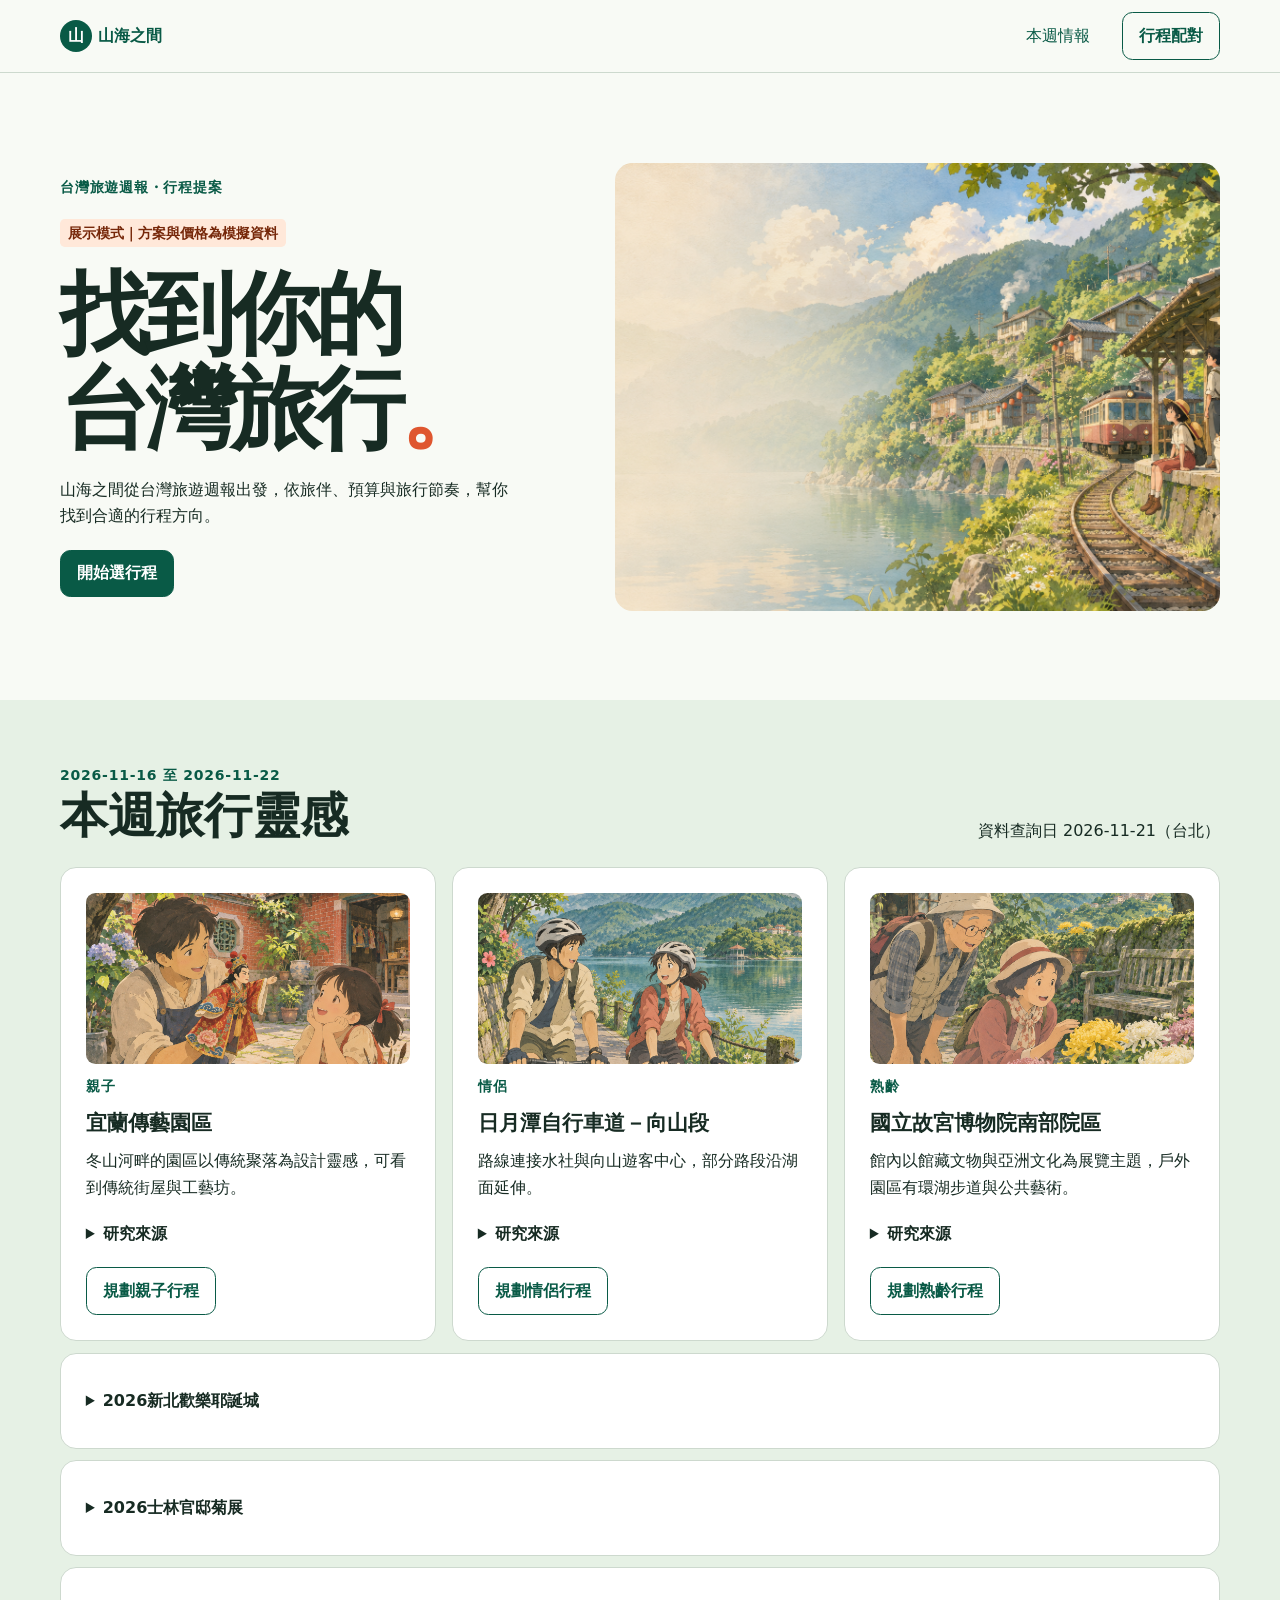
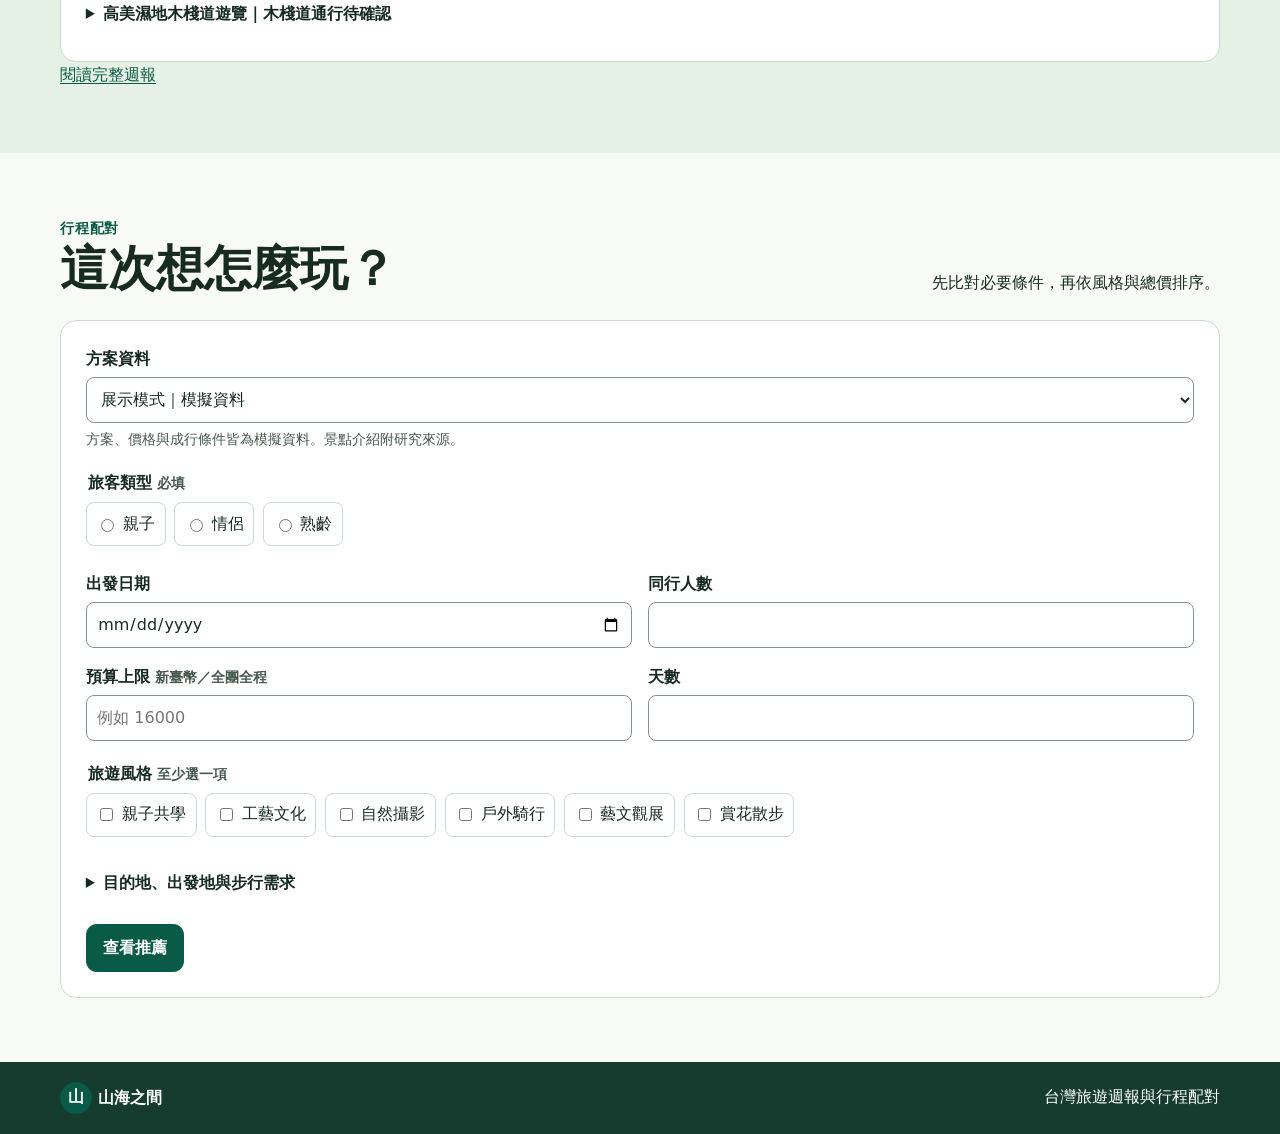
<file: index.html>
<!doctype html>
<html lang="zh-Hant-TW">
<head>
  <meta charset="utf-8">
  <meta name="viewport" content="width=device-width, initial-scale=1">
  <meta name="description" content="從台灣旅遊週報找靈感，依旅伴、預算與風格配對行程。">
  <title>山海之間｜台灣行程提案</title>
  <link rel="stylesheet" href="website/style.css">
  <!-- 離線快照。更新原始 JSON 時請同步更新下列兩份快照。 -->
  <script type="application/json" id="offline-research">{"schemaVersion":1,"checkedOn":"2026-11-21","timeZone":"Asia/Taipei","statusDefinitions":{"已驗證":"官方公開來源支持景點或活動事實及適用的日期。","待確認":"關鍵遊覽條件仍須核對，詳見 visitNotes。","模擬資料":"僅供測試，不得作為真實旅遊情報發布。"},"records":[{"id":"taipei-zoo","name":"臺北市立動物園","type":"景點","status":"已驗證","region":{"city":"臺北市","district":"文山區"},"features":"園區有動物展示與野餐空間。","audiences":["親子"],"audienceFit":{"親子":"可挑選孩子感興趣的動物展區觀察，在景點之間安排休息。"},"activityDates":{"status":"不適用","start":null,"end":null},"sources":[{"name":"交通部觀光署／臺灣觀光資訊網","url":"https://www.taiwan.net.tw/m1.aspx?id=230&sNo=0001016","accessedOn":"2026-11-21","supports":"地區、動物展示與野餐空間"}],"checkedOn":"2026-11-21","visitNotes":"依同行兒童的步行耐力選擇展區，出發前查園方公告。"},{"id":"yilan-traditional-arts","name":"宜蘭傳藝園區","type":"景點","status":"已驗證","region":{"city":"宜蘭縣","district":"五結鄉"},"features":"冬山河畔的園區以傳統聚落為設計靈感，可看到傳統街屋與工藝坊。","audiences":["親子","熟齡"],"audienceFit":{"親子":"可從布袋戲偶等工藝認識傳統文化。","熟齡":"可按步行負荷挑選街區，安排懷舊工藝主題。"},"activityDates":{"status":"不適用","start":null,"end":null},"sources":[{"name":"宜蘭縣政府／觀光多媒體開放資料","url":"https://media.taiwan.net.tw/zh-tw/portal/travel/details/attraction_376420000a_000231","accessedOn":"2026-11-21","supports":"地區、河畔位置、聚落與工藝特色","sourceRecordId":"Attraction_376420000A_000231"}],"checkedOn":"2026-11-21","visitNotes":"若提案包含工藝體驗或演出，另查當日場次與參加條件。"},{"id":"nantou-xiangshan-cycling","name":"日月潭自行車道－向山段","type":"景點","status":"已驗證","region":{"city":"南投縣","district":"魚池鄉"},"features":"路線連接水社與向山遊客中心，部分路段沿湖面延伸。","audiences":["情侶"],"audienceFit":{"情侶":"可將湖景騎行與攝影排成同一段行程。"},"activityDates":{"status":"不適用","start":null,"end":null},"sources":[{"name":"交通部觀光署日月潭國家風景區管理處／觀光多媒體開放資料","url":"https://media.taiwan.net.tw/zh-tw/portal/travel/details/attraction_a15010600h_000018","accessedOn":"2026-11-21","supports":"地區、路線起訖及臨水路段","sourceRecordId":"Attraction_A15010600H_000018"}],"checkedOn":"2026-11-21","visitNotes":"依騎乘能力規劃路段，出發前確認天候與封閉公告。"},{"id":"taichung-gaomei-boardwalk","name":"高美濕地木棧道遊覽","type":"景點","status":"待確認","region":{"city":"臺中市","district":"清水區"},"features":"高美濕地位於大甲溪口南側，是可觀察鳥類與河口生態的地點。","audiences":["情侶","親子"],"audienceFit":{"情侶":"可規劃賞景與攝影，實際動線視木棧道公告。","親子":"可安排賞鳥與河口生態觀察，先確認天候與通行範圍。"},"activityDates":{"status":"不適用","start":null,"end":null},"sources":[{"name":"臺中市政府觀光旅遊局／觀光多媒體開放資料","url":"https://media.taiwan.net.tw/zh-tw/portal/travel/details/attraction_387000000a_000054","accessedOn":"2026-11-21","supports":"地區、河口生態與賞鳥特色","sourceRecordId":"Attraction_387000000A_000054"},{"name":"臺中市海岸資源漁業發展所／木棧道開放時間","url":"https://www.links.taichung.gov.tw/837108/2758517/2758920/2768069","accessedOn":"2026-11-21","supports":"木棧道開放會依潮汐、天候及工程調整"}],"checkedOn":"2026-11-21","visitNotes":"木棧道是否可走須等旅客確定到訪日，再查管理機關及現場公告。"},{"id":"chiayi-npm-south","name":"國立故宮博物院南部院區","type":"景點","status":"已驗證","region":{"city":"嘉義縣","district":"太保市"},"features":"館內以館藏文物與亞洲文化為展覽主題，戶外園區有環湖步道與公共藝術。","audiences":["熟齡","親子"],"audienceFit":{"熟齡":"可把館內觀展排為主行程，依體力決定是否走戶外步道。","親子":"可先選定一項展覽主題，再視孩子體力安排戶外活動。"},"activityDates":{"status":"不適用","start":null,"end":null},"sources":[{"name":"交通部觀光署雲嘉南濱海國家風景區管理處／觀光多媒體開放資料","url":"https://media.taiwan.net.tw/en-us/portal/travel/details/attraction_a15011100h_000490","accessedOn":"2026-11-21","supports":"地區與場館名稱","sourceRecordId":"Attraction_A15011100H_000490"},{"name":"交通部觀光署／臺灣觀光資訊網","url":"https://www.taiwan.net.tw/m1.aspx?id=a12-00234&sNo=0001016","accessedOn":"2026-11-21","supports":"館藏展覽、環湖步道及公共藝術"}],"checkedOn":"2026-11-21","visitNotes":"出發前查當期展覽與參觀動線。有行動需求時另確認可用設施。"},{"id":"tainan-chimei-museum","name":"奇美博物館","type":"景點","status":"已驗證","region":{"city":"臺南市","district":"仁德區"},"features":"館藏涵蓋西洋藝術、樂器與自然史，場館位於臺南都會公園。","audiences":["熟齡","情侶"],"audienceFit":{"熟齡":"可依興趣挑選館內展區，將戶外活動留作彈性安排。","情侶":"可將館內藝術展覽與戶外景觀搭配。"},"activityDates":{"status":"不適用","start":null,"end":null},"sources":[{"name":"交通部觀光署／臺灣觀光資訊網","url":"https://www.taiwan.net.tw/m1.aspx?id=2574&sNo=0001016","accessedOn":"2026-11-21","supports":"地區、館藏主題與園區位置"}],"checkedOn":"2026-11-21","visitNotes":"出發前查當期展覽、館方公告與所需的友善設施。"},{"id":"newtaipei-shifen-waterfall","name":"十分瀑布","type":"景點","status":"已驗證","region":{"city":"新北市","district":"平溪區"},"features":"十分瀑布是幕簾式瀑布，位於十分風景特定區。","audiences":["情侶"],"audienceFit":{"情侶":"適合以瀑布觀景與自然攝影為主的短訪。"},"activityDates":{"status":"不適用","start":null,"end":null},"sources":[{"name":"交通部觀光署／臺灣觀光資訊網","url":"https://www.taiwan.net.tw/m1.aspx?id=2188&sNo=0001016","accessedOn":"2026-11-21","supports":"地區與瀑布地形"}],"checkedOn":"2026-11-21","visitNotes":"出發前核對步道開放情況與同行者可接受的步行負荷。"},{"id":"hualien-qixingtan","name":"七星潭海岸風景特定區","type":"景點","status":"已驗證","region":{"city":"花蓮縣","district":"新城鄉"},"features":"弧形海灣與礫石灘可作為觀察沿海地貌的主題。","audiences":["情侶","熟齡"],"audienceFit":{"情侶":"可安排海景攝影。","熟齡":"可依個人步行負荷選擇岸上觀景點。"},"activityDates":{"status":"不適用","start":null,"end":null},"sources":[{"name":"花蓮縣政府／觀光多媒體開放資料","url":"https://media.taiwan.net.tw/zh-tw/portal/travel/details/attraction_376550000a_001190","accessedOn":"2026-11-21","supports":"地區、海灣與礫石灘","sourceRecordId":"Attraction_376550000A_001190"}],"checkedOn":"2026-11-21","visitNotes":"出發前查天候與沿岸警示，行程安排以岸上觀景為主。"},{"id":"newtaipei-christmasland-2026","name":"2026新北歡樂耶誕城","type":"活動","status":"已驗證","region":{"city":"新北市","district":"板橋區"},"features":"板橋設有主燈區，活動包括節慶燈飾與燈光展演。","audiences":["親子","情侶"],"audienceFit":{"親子":"可挑一個主題燈區安排短程賞燈。","情侶":"可規劃夜間賞燈與合照。"},"activityDates":{"status":"已驗證","start":"2026-11-13","end":"2026-12-27"},"sources":[{"name":"新北市政府觀光旅遊局／新北市觀光旅遊網","url":"https://newtaipei.travel/zh-tw/calendar/detail/4068","accessedOn":"2026-11-21","supports":"地區、整體活動起訖及燈飾特色"},{"name":"新北歡樂耶誕城官方網站","url":"https://christmasland.ntpc.gov.tw/","accessedOn":"2026-11-21","supports":"主燈區與系列活動入口"}],"checkedOn":"2026-11-21","visitNotes":"整體活動期間依新北市觀光旅遊網。子活動與人潮管制另查官網。"},{"id":"taipei-shilin-chrysanthemums-2026","name":"2026士林官邸菊展","type":"活動","status":"已驗證","region":{"city":"臺北市","district":"士林區"},"features":"以「菊映方圓」為題，將幾何造型融入花藝與地景展區。","audiences":["熟齡","情侶"],"audienceFit":{"熟齡":"可安排賞花，依步行負荷挑選展區。","情侶":"可把花藝裝置作為散步與攝影主題。"},"activityDates":{"status":"已驗證","start":"2026-11-27","end":"2026-12-13"},"sources":[{"name":"臺北市政府工務局公園路燈工程管理處","url":"https://pkl.gov.taipei/News_Content.aspx?n=43E05059FCC72525&s=78C613717F657D3C&sms=72544237BBE4C5F6","accessedOn":"2026-11-21","supports":"活動地點、主題與展期"},{"name":"臺北市政府觀光傳播局／臺北旅遊網","url":"https://travel.taipei/zh-tw/news/details/68307","accessedOn":"2026-11-21","supports":"展期與幾何花藝特色"}],"checkedOn":"2026-11-21","visitNotes":"展期依公園處公告。若要參加開幕或延伸活動，另查各場次資訊。"}]}</script>
  <script type="application/json" id="offline-demo">{"simulationLabel":"模擬資料","validFrom":"2026-11-21","validTo":"2027-12-31","plans":[{"id":"demo-yilan","name":"宜蘭工藝慢遊","audience":"親子","styles":["親子共學","工藝文化"],"origin":"臺北市","minPeople":3,"maxPeople":4,"minPrice":13500,"maxPrice":16000,"walk":25,"facilities":[],"schedule":[["yilan-traditional-arts","從臺北市集合出發，安排傳統街屋與工藝主題導覽。"],[null,"早餐後安排自由休息，預留返程時間。"]],"included":"集合地往返及行程內交通、住宿一晚、早餐、行程門票與其他必要支出。","excluded":"自由時段自選餐飲、手作加購及集合前交通。"},{"id":"demo-nantou","name":"日月潭湖畔騎行","audience":"情侶","styles":["戶外騎行","自然攝影"],"origin":"臺中市","minPeople":2,"maxPeople":2,"minPrice":6200,"maxPrice":7800,"walk":20,"facilities":[],"schedule":[["nantou-xiangshan-cycling","從臺中市集合出發，規劃湖畔騎行、攝影停留及當日返程。"]],"included":"集合地往返及行程內交通、單車租借、午餐與其他必要支出。當日往返，無住宿安排。","excluded":"自由時段自選餐飲、升級車款及集合前交通。"},{"id":"demo-chiayi","name":"故宮南院觀展日","audience":"熟齡","styles":["藝文觀展"],"origin":"嘉義縣","minPeople":2,"maxPeople":4,"minPrice":4200,"maxPrice":6800,"walk":15,"facilities":[],"schedule":[["chiayi-npm-south","從嘉義縣集合出發，安排館內觀展、休息與回程。"]],"included":"集合地往返及行程內交通、午餐、行程門票與其他必要支出。當日往返，無住宿安排。","excluded":"自由時段自選餐飲、紀念品及集合前交通。"}]}</script>
  <script defer src="website/app.js"></script>
</head>
<body>
  <header class="masthead" id="top">
    <nav class="wrap nav" aria-label="主要導覽">
      <a class="brand" href="#top"><span aria-hidden="true">山</span> 山海之間</a>
      <a href="#weekly">本週情報</a>
      <a class="button outline" href="#planner">行程配對</a>
    </nav>
  </header>
  <main>
    <section class="wrap hero" aria-labelledby="headline">
      <div class="hero-copy">
        <p class="eyebrow">台灣旅遊週報・行程提案</p>
        <p id="demo-badge" class="badge">展示模式｜方案與價格為模擬資料</p>
        <h1 id="headline">找到你的<br>台灣旅行<span>。</span></h1>
        <p>山海之間從台灣旅遊週報出發，依旅伴、預算與旅行節奏，幫你找到合適的行程方向。</p>
        <a class="button" href="#planner">開始選行程</a>
      </div>
      <figure><img src="assets/ppt-watercolor-landscape.png" alt="台灣山海水彩風景插畫"></figure>
    </section>
    <section id="weekly" class="band" aria-labelledby="weekly-title">
      <div class="wrap section">
        <div class="section-head">
          <div><p class="eyebrow">2026-11-16 至 2026-11-22</p><h2 id="weekly-title">本週旅行靈感</h2></div>
          <p>資料查詢日 2026-11-21（台北）</p>
        </div>
        <div id="weekly-cards" class="tiles"></div>
        <div id="weekly-notes"></div>
      </div>
    </section>
    <section id="planner" class="wrap section" aria-labelledby="planner-title">
      <div class="section-head">
        <div><p class="eyebrow">行程配對</p><h2 id="planner-title">這次想怎麼玩？</h2></div>
        <p>先比對必要條件，再依風格與總價排序。</p>
      </div>
      <form id="preferences" class="panel" novalidate autocomplete="off">
        <div class="field">
          <label for="mode">方案資料</label>
          <select id="mode" name="mode"><option value="demo">展示模式｜模擬資料</option><option value="official">正式模式｜旅行社方案</option></select>
          <p class="hint" id="mode-note">方案、價格與成行條件皆為模擬資料。景點介紹附研究來源。</p>
        </div>
        <fieldset id="audience-field" aria-describedby="audience-error">
          <legend>旅客類型 <span>必填</span></legend>
          <div class="choices">
            <label><input type="radio" name="audience" value="親子" required> 親子</label>
            <label><input type="radio" name="audience" value="情侶"> 情侶</label>
            <label><input type="radio" name="audience" value="熟齡"> 熟齡</label>
          </div>
          <p id="audience-error" class="error"></p>
        </fieldset>
        <div class="fields">
          <div class="field"><label for="date">出發日期</label><input type="date" id="date" name="date" required aria-describedby="date-error"><p id="date-error" class="error"></p></div>
          <div class="field"><label for="people">同行人數</label><input type="number" id="people" name="people" min="1" step="1" required aria-describedby="people-error"><p id="people-error" class="error"></p></div>
          <div class="field"><label for="budget">預算上限 <span>新臺幣／全團全程</span></label><input type="number" id="budget" name="budget" min="1" step="1" placeholder="例如 16000" required aria-describedby="budget-error"><p id="budget-error" class="error"></p></div>
          <div class="field"><label for="days">天數</label><input type="number" id="days" name="days" min="1" step="1" required aria-describedby="days-error"><p id="days-error" class="error"></p></div>
        </div>
        <fieldset id="style-field" aria-describedby="style-error">
          <legend>旅遊風格 <span>至少選一項</span></legend>
          <div class="choices" id="styles"></div>
          <p id="style-error" class="error"></p>
        </fieldset>
        <details class="filters">
          <summary>目的地、出發地與步行需求</summary>
          <div class="fields">
            <div class="field"><label for="destination">目的地</label><select id="destination" name="destination"><option value="">不限</option></select></div>
            <div class="field"><label for="origin">出發地</label><select id="origin" name="origin"><option value="">不限</option></select></div>
            <div class="field"><label for="walk">最長連續步行（分鐘）</label><input type="number" id="walk" name="walk" min="0" step="1" aria-describedby="walk-error"><p id="walk-error" class="error"></p></div>
            <fieldset><legend>必需設施</legend><div class="choices"><label><input type="checkbox" name="facility" value="無階梯動線"> 無階梯動線</label><label><input type="checkbox" name="facility" value="休息座椅"> 休息座椅</label></div></fieldset>
          </div>
        </details>
        <button class="button" type="submit">查看推薦</button>
      </form>
    </section>
    <section id="results" class="wrap section results" aria-labelledby="result-title" hidden>
      <h2 id="result-title" tabindex="-1">配對結果</h2>
      <p id="result-status" role="status"></p>
      <p id="applied"></p>
      <div id="result-content"></div>
      <a href="#planner">回到表單調整</a>
      <div id="consult" class="panel">
        <label for="consult-text">諮詢需求摘要</label>
        <textarea id="consult-text" rows="6" readonly></textarea>
        <button type="button" class="button" id="copy">複製諮詢需求</button>
        <p id="copy-status" role="status"></p>
      </div>
    </section>
  </main>
  <footer><div class="wrap nav"><a class="brand" href="#top"><span aria-hidden="true">山</span> 山海之間</a><p>台灣旅遊週報與行程配對</p></div></footer>
</body>
</html>
</file>
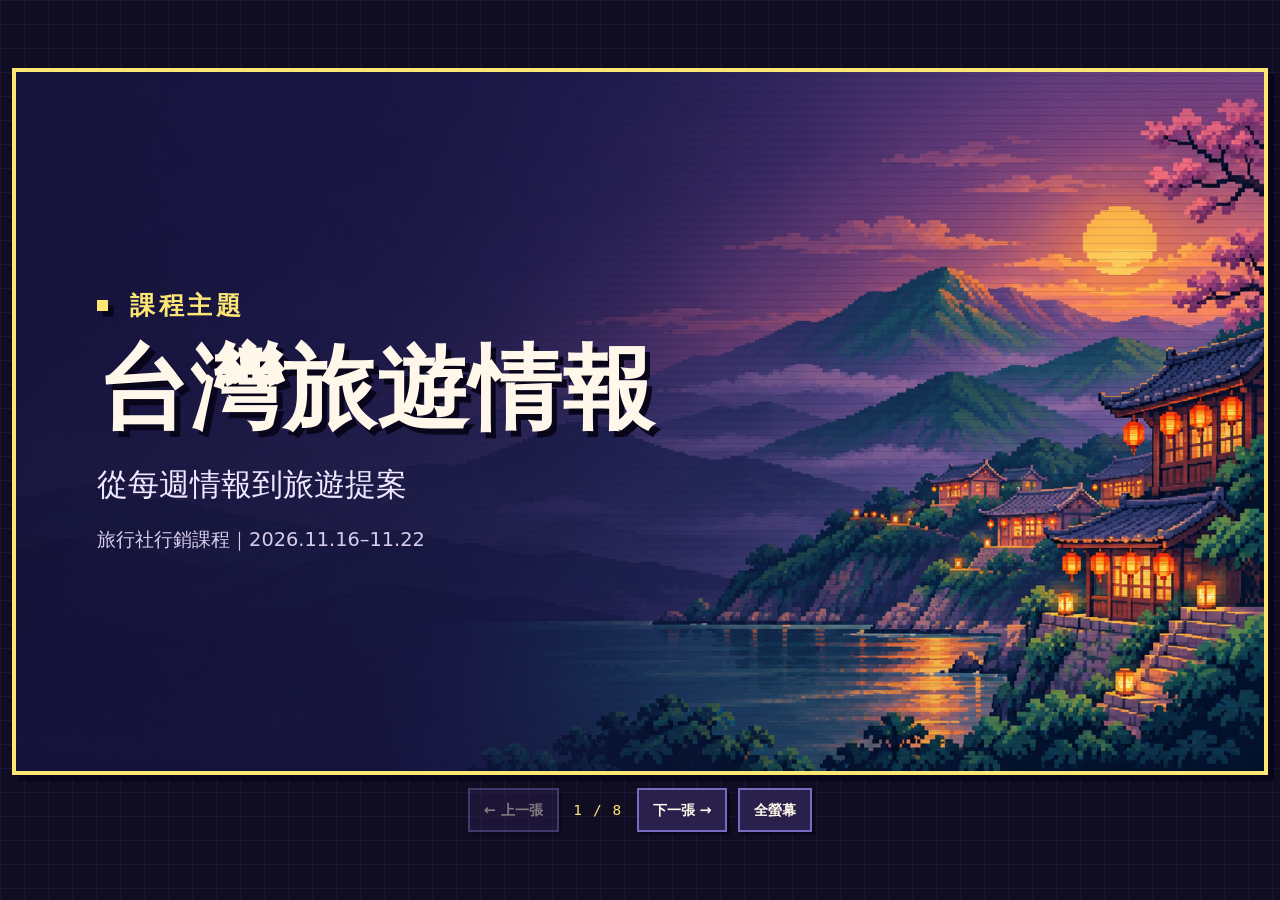
<file: slides.html>
<!doctype html>
<html lang="zh-Hant-TW">
<head><meta charset="utf-8"><meta name="viewport" content="width=device-width, initial-scale=1"><title>台灣旅遊情報｜旅行社行銷簡報</title>
<style>
:root{color-scheme:dark}
*{box-sizing:border-box}
body{margin:0;background:#080a0d;color:#f3eee4;font-family:"Microsoft JhengHei","Noto Sans TC",system-ui,sans-serif}
.deck{min-height:100vh;min-height:100dvh;display:grid;justify-items:center;align-content:center;gap:.85rem;padding:.75rem}
.slide{position:relative;isolation:isolate;overflow:hidden;display:grid;align-items:center;width:min(100%,calc((100dvh - 5rem)*16/9),1440px);aspect-ratio:16/9;background:radial-gradient(ellipse at 100% 0%,var(--glow),transparent 58%),linear-gradient(150deg,#1c2025,#101317 65%);border:1px solid #35363b;border-radius:.8rem;box-shadow:0 1.25rem 3rem #0008;container-type:inline-size}
.slide[hidden]{display:none}
.content{position:relative;z-index:1;padding:4.7cqw 6.5cqw}
.theme-1,.theme-8{--accent:#e5c48c;--glow:#382b1e}
.theme-2,.theme-6{--accent:#cbd2dd;--glow:#252e3c}
.theme-3{--accent:#ebbf93;--glow:#392820}
.theme-4{--accent:#a5d0ce;--glow:#1e3437}
.theme-5{--accent:#e1bad1;--glow:#352533}
.theme-7{--accent:#c9d4a7;--glow:#2c3324}
p,h1,h2,ul{margin:0}
.part{display:flex;align-items:center;gap:.8em;font-size:2cqw;font-weight:800;letter-spacing:.12em;color:var(--accent);margin-bottom:1.1cqw}
.part::before{content:"";width:1.65em;height:1px;background:currentColor}
h1,h2{font-size:5.7cqw;line-height:1.16;letter-spacing:-.035em}
.hero h1,.hero h2{font-size:7.4cqw}
.hero .content{max-width:76%}
.lead{font-size:2.5cqw;line-height:1.45;margin-top:1.55cqw;color:#d9d5cc}
.note{font-size:1.55cqw;margin-top:1.5cqw;line-height:1.45;color:#c4c1b9}
ul{list-style:none;padding:0;margin-top:2.6cqw;max-width:76cqw}
li{border-top:1px solid #f5e9cd35;display:grid;grid-template-columns:minmax(0,1fr) minmax(0,1.48fr);align-items:baseline;gap:2cqw;padding:1.2cqw 0}
li strong{font-size:2.6cqw}
li span{font-size:2.05cqw;line-height:1.45;color:#d9d5cc}
footer{font-size:1.3cqw;margin-top:1.3cqw;display:flex;flex-wrap:wrap;gap:.4em 1em;color:#c4c1b9}
footer a{color:var(--accent);text-underline-offset:.22em}
.stamp{display:grid;place-items:center;position:absolute;right:-5cqw;bottom:-10cqw;width:40cqw;aspect-ratio:1;border-radius:50%;border:1px solid #e5c48c9c;outline:1px solid #e5c48c4d;outline-offset:1.85cqw;background:radial-gradient(circle at 30% 20%,#392d20,#151519 72%);color:var(--accent);font-weight:900;font-size:8cqw;letter-spacing:.12em;transform:rotate(-14deg)}
nav{display:flex;align-items:center;justify-content:center;gap:.5rem;flex-wrap:wrap;color:#d9d5cc;font-size:.9rem}
button{font:inherit;padding:.65rem .85rem;border:1px solid #55524e;background:#181b20;color:#f3eee4;border-radius:.45rem;cursor:pointer}
button:hover:not(:disabled){border-color:#e5c48c;background:#252222}
button:disabled{opacity:.48;cursor:default}
button:focus-visible,a:focus-visible{outline:2px solid #ffe4ad;outline-offset:4px}
output{min-width:3.5rem;text-align:center;font-variant-numeric:tabular-nums}
.message{flex-basis:100%;text-align:center}
.message:empty{display:none}
@media(max-width:640px) and (orientation:portrait){.deck{align-content:start}.slide{width:100%;aspect-ratio:auto;min-height:min(72dvh,42rem);align-items:start}.content{padding:1.8rem 1.25rem}.hero .content{max-width:100%}.part,.note{font-size:1rem;margin-bottom:.65rem}.note{margin-top:1rem}h1,h2,.hero h1,.hero h2{font-size:clamp(2rem,9cqw,3.7rem)}.lead{font-size:1.2rem;margin-top:.8rem}ul{max-width:none;margin-top:1.25rem}li{grid-template-columns:1fr;gap:.25rem;padding:.65rem 0}li strong{font-size:1.18rem}li span{font-size:1rem}footer{font-size:.85rem;margin-top:.75rem}.stamp{width:47cqw;bottom:-8cqw;right:-4cqw;font-size:12cqw}.hero{padding-bottom:35cqw}}
@media print{.deck{display:block;padding:0}.slide,.slide[hidden]{display:grid;width:100%;break-after:page;print-color-adjust:exact}.slide:last-of-type{break-after:auto}nav{display:none}}
/* Pixel-art styling for the presentation and its controls. */
:root{color-scheme:dark;--pixel-shadow:#09051b;--pixel-outline:#786abe}
body{background:#100c22}
.deck{background-image:linear-gradient(#33265455 1px,transparent 1px),linear-gradient(90deg,#33265455 1px,transparent 1px);background-size:24px 24px}
.slide{background:linear-gradient(90deg,var(--glow),transparent 82%),#211a39;border:4px solid var(--accent);border-radius:0;box-shadow:6px 6px 0 var(--pixel-shadow)}
.slide::before{content:"";position:absolute;inset:0;pointer-events:none;background:repeating-linear-gradient(0deg,transparent 0 7px,#09051b20 7px 8px)}
.theme-1,.theme-8{--accent:#fce775;--glow:#302055}
.theme-2,.theme-6{--accent:#c9b4ff;--glow:#332451}
.theme-3{--accent:#ffbc7d;--glow:#472645}
.theme-4{--accent:#82e8f3;--glow:#183149}
.theme-5{--accent:#ffb4dd;--glow:#42264e}
.theme-7{--accent:#b9f48a;--glow:#223748}
.part{gap:.9em;letter-spacing:.14em}
.part::before{width:.43em;height:.43em;flex:none;box-shadow:.22em .22em 0 #09051b}
h1,h2{color:#fff7ea;letter-spacing:.01em;font-weight:900;text-shadow:.06em .07em 0 #09051b}
.lead,li span{color:#eee7ff}
.note,footer{color:#d8cdec}
li{border-top:2px dashed #bcace45e}
footer a{text-underline-offset:.17em}
.stamp{right:1.4cqw;bottom:6cqw;width:27cqw;border:0;border-radius:0;outline:none;background:#100b25;color:var(--accent);transform:none;font-size:5.1cqw;letter-spacing:.08em;clip-path:polygon(0 19%,10% 19%,10% 9%,20% 9%,20% 0,80% 0,80% 9%,90% 9%,90% 19%,100% 19%,100% 81%,90% 81%,90% 91%,80% 91%,80% 100%,20% 100%,20% 91%,10% 91%,10% 81%,0 81%)}
.stamp::before{content:"";position:absolute;inset:0;background:repeating-linear-gradient(0deg,#0000 0 9px,#100b2529 9px 11px),var(--accent);clip-path:polygon(0 76%,8% 76%,8% 65%,15% 65%,15% 57%,22% 57%,22% 64%,29% 64%,29% 75%,36% 75%,36% 83%,45% 83%,45% 74%,52% 74%,52% 66%,60% 66%,60% 54%,67% 54%,67% 46%,74% 46%,74% 58%,81% 58%,81% 69%,89% 69%,89% 78%,100% 78%,100% 100%,0 100%);opacity:.32}
.stamp::after{content:"";position:absolute;top:12%;right:24%;width:9%;height:9%;background:var(--accent);box-shadow:-2.3cqw .9cqw 0 -.6cqw var(--accent),2.4cqw 1.2cqw 0 -.65cqw var(--accent)}
nav{gap:.7rem;color:#eee7ff}
button{border:2px solid var(--pixel-outline);background:#29204b;color:#fff7ea;border-radius:0;box-shadow:3px 3px 0 var(--pixel-shadow);font-weight:700}
button:hover:not(:disabled){border-color:#fce775;background:#3b2f62}
button:focus-visible,a:focus-visible{outline:2px dashed #fce775}
output{font-family:Consolas,monospace;letter-spacing:.08em;color:#fce775}
@media(max-width:640px) and (orientation:portrait){
  .slide{border-width:3px}
  .stamp{bottom:1rem;right:1.2rem;width:34cqw;font-size:7cqw}
  .hero{padding-bottom:37cqw}
  nav{gap:.5rem}
  button{padding:.55rem .65rem}
}

.hero{background:linear-gradient(90deg,#100b2770,transparent 84%),url("assets/taiwan-pixel-landscape.png") center/cover no-repeat,#211a39}
.hero .stamp{display:none}
.hero .content{max-width:68%}
@media(max-width:640px) and (orientation:portrait){
  .hero{background-image:linear-gradient(180deg,#100b2af5 0%,#100b2ab0 34%,transparent 80%),url("assets/taiwan-pixel-landscape.png");background-position:center,66% center}
  .hero .content{max-width:100%}
}
</style></head><body>
<main class="deck" aria-label="台灣旅遊情報簡報">
<section class="slide theme-1 hero" id="slide-1" aria-labelledby="title-1" >
<div class="content"><p class="part">課程主題</p><h1 id="title-1">台灣旅遊情報</h1>
<p class="lead">從每週情報到旅遊提案</p>

<p class="note">旅行社行銷課程｜2026.11.16–11.22</p>

</div><div class="stamp" aria-hidden="true">台灣</div></section>
<section class="slide theme-2" id="slide-2" aria-labelledby="title-2" hidden>
<div class="content"><p class="part">市場需求</p><h2 id="title-2">三類旅客，三種出遊需求</h2>
<p class="lead">諮詢時可先問</p>
<ul><li><strong>親子</strong><span>孩子想看什麼？多久需要休息？</span></li><li><strong>情侶</strong><span>想一起騎車，還是慢慢拍照？</span></li><li><strong>熟齡</strong><span>想看展或賞花？希望多久休息一次？</span></li></ul>


</div></section>
<section class="slide theme-3" id="slide-3" aria-labelledby="title-3" hidden>
<div class="content"><p class="part">親子旅遊</p><h2 id="title-3">讓孩子選旅行主題</h2>

<ul><li><strong>臺北市立動物園</strong><span>選想看的動物，預留休息。</span></li><li><strong>宜蘭傳藝園區</strong><span>從工藝認識傳統文化。</span></li><li><strong>新北歡樂耶誕城</strong><span>選一個燈區賞燈。展期 2026.11.13–12.27。</span></li></ul>

<footer>2026.11.21 查詢 <a href="https://www.taiwan.net.tw/m1.aspx?id=230&amp;sNo=0001016" target="_blank" rel="noopener noreferrer">動物園</a><a href="https://media.taiwan.net.tw/zh-tw/portal/travel/details/attraction_376420000a_000231" target="_blank" rel="noopener noreferrer">傳藝園區</a><a href="https://newtaipei.travel/zh-tw/calendar/detail/4068" target="_blank" rel="noopener noreferrer">耶誕城展期</a></footer>
</div></section>
<section class="slide theme-4" id="slide-4" aria-labelledby="title-4" hidden>
<div class="content"><p class="part">情侶旅遊</p><h2 id="title-4">選兩人都喜歡的節奏</h2>

<ul><li><strong>日月潭向山段</strong><span>湖畔騎行，搭配湖景攝影。</span></li><li><strong>十分瀑布</strong><span>以瀑布攝影為主，先查步道開放。</span></li><li><strong>七星潭</strong><span>安排岸上看海與攝影。</span></li></ul>

<footer>2026.11.21 查詢 <a href="https://media.taiwan.net.tw/zh-tw/portal/travel/details/attraction_a15010600h_000018" target="_blank" rel="noopener noreferrer">向山段</a><a href="https://www.taiwan.net.tw/m1.aspx?id=2188&amp;sNo=0001016" target="_blank" rel="noopener noreferrer">十分瀑布</a><a href="https://media.taiwan.net.tw/zh-tw/portal/travel/details/attraction_376550000a_001190" target="_blank" rel="noopener noreferrer">七星潭</a></footer>
</div></section>
<section class="slide theme-5" id="slide-5" aria-labelledby="title-5" hidden>
<div class="content"><p class="part">熟齡旅遊</p><h2 id="title-5">看展或賞花，留時間休息</h2>

<ul><li><strong>故宮南院</strong><span>挑一項亞洲文化主題展覽。</span></li><li><strong>奇美博物館</strong><span>從西洋藝術、樂器或自然史選一項。</span></li><li><strong>士林官邸菊展</strong><span>依步行需求挑展區。展期 2026.11.27–12.13。</span></li></ul>

<footer>2026.11.21 查詢 <a href="https://www.taiwan.net.tw/m1.aspx?id=a12-00234&amp;sNo=0001016" target="_blank" rel="noopener noreferrer">故宮南院</a><a href="https://www.taiwan.net.tw/m1.aspx?id=2574&amp;sNo=0001016" target="_blank" rel="noopener noreferrer">奇美博物館</a><a href="https://pkl.gov.taipei/News_Content.aspx?n=43E05059FCC72525&amp;s=78C613717F657D3C&amp;sms=72544237BBE4C5F6" target="_blank" rel="noopener noreferrer">菊展展期</a></footer>
</div></section>
<section class="slide theme-6" id="slide-6" aria-labelledby="title-6" hidden>
<div class="content"><p class="part">推薦方案</p><h2 id="title-6">從日期與偏好選方案</h2>

<ul><li><strong>確認日期</strong><span>先篩掉展期不符的活動。</span></li><li><strong>選一個主題</strong><span>依興趣、步行時間和休息需求挑景點。</span></li><li><strong>確認成行條件</strong><span>查當日公告與動線，再提出方案。</span></li></ul>
<p class="note">高美濕地木棧道待確認，請依到訪日查公告。</p>
<footer>2026.11.21 查詢 <a href="https://www.links.taichung.gov.tw/837108/2758517/2758920/2768069" target="_blank" rel="noopener noreferrer">木棧道公告</a></footer>
</div></section>
<section class="slide theme-7" id="slide-7" aria-labelledby="title-7" hidden>
<div class="content"><p class="part">旅行社的專業優勢（提案）</p><h2 id="title-7">讓旅客知道推薦的理由</h2>

<ul><li><strong>查證情報</strong><span>提供官方來源與查詢日期。</span></li><li><strong>依需求規劃</strong><span>把旅遊偏好和行動需求寫進提案。</span></li><li><strong>出發前複查</strong><span>再核對開放狀態、場次與動線。</span></li></ul>


</div></section>
<section class="slide theme-8 hero" id="slide-8" aria-labelledby="title-8" hidden>
<div class="content"><p class="part">諮詢行動</p><h2 id="title-8">下一趟，想怎麼玩？</h2>
<p class="lead">告訴旅行社日期、出發地、同行者與偏好。</p>

<p class="note">同意聯繫後，再交接聯絡資訊。</p>

</div><div class="stamp" aria-hidden="true">出發</div></section>
<nav aria-label="簡報控制"><button id="prev" type="button" aria-label="上一張">← 上一張</button><output id="count" aria-live="polite">1 / 8</output><button id="next" type="button" aria-label="下一張">下一張 →</button><button id="full" type="button">全螢幕</button><span class="message" id="message" role="status"></span></nav>
</main>
<noscript><style>.slide[hidden]{display:grid}nav{display:none}</style></noscript>
<script>
const slides = [...document.querySelectorAll('.slide')];
const previous = document.getElementById('prev');
const next = document.getElementById('next');
const full = document.getElementById('full');
const count = document.getElementById('count');
const message = document.getElementById('message');
let current = 0;
function show(index) {
  current = Math.max(0, Math.min(slides.length - 1, index));
  slides.forEach((slide, position) => { slide.hidden = position !== current; });
  previous.disabled = current === 0;
  next.disabled = current === slides.length - 1;
  count.value = (current + 1) + ' / ' + slides.length;
}
previous.addEventListener('click', () => show(current - 1));
next.addEventListener('click', () => show(current + 1));
async function toggleFullscreen() {
  try {
    if (document.fullscreenElement) await document.exitFullscreen();
    else await document.documentElement.requestFullscreen();
    message.textContent = '';
  } catch {
    message.textContent = '此瀏覽器目前無法進入全螢幕。';
  }
}
full.addEventListener('click', toggleFullscreen);
document.addEventListener('fullscreenchange', () => {
  full.textContent = document.fullscreenElement ? '離開全螢幕' : '全螢幕';
});
document.addEventListener('keydown', event => {
  if (event.defaultPrevented || event.altKey || event.ctrlKey || event.metaKey || event.shiftKey) return;
  if (event.key === 'ArrowLeft' || event.key === 'ArrowRight') {
    event.preventDefault();
    show(current + (event.key === 'ArrowRight' ? 1 : -1));
  }
});
show(0);
</script></body></html>
</file>
<file: website/style.css>
:root {
  color-scheme: light;
  --ink: #172b23;
  --green: #095a46;
  --paper: #f8faf5;
  --accent: #df562f;
  --line: #cdd9ce;
  font: 100%/1.65 "Noto Sans TC", "Microsoft JhengHei", system-ui, sans-serif;
  color: var(--ink);
  background: var(--paper);
}
*, *::before, *::after { box-sizing: border-box; }
html { scroll-behavior: smooth; }
body, h1, h2, h3, p, figure { margin: 0; }
[hidden] { display: none !important; }
a { color: var(--green); text-underline-offset: .2em; overflow-wrap: anywhere; }
:focus-visible { outline: 3px solid #ad3c1e; outline-offset: 4px; }
button, input, select, textarea { font: inherit; }
button, summary, select { cursor: pointer; }
.wrap { width: min(1160px, calc(100% - 2rem)); margin-inline: auto; }
.masthead { border-bottom: 1px solid var(--line); }
.nav { min-height: 72px; display: flex; align-items: center; gap: clamp(.5rem, 3vw, 2rem); flex-wrap: wrap; padding-block: .55rem; }
.nav a { text-decoration: none; }
.brand { font-weight: 900; margin-right: auto; white-space: nowrap; }
.brand span { display: inline-grid; place-items: center; border-radius: 50%; width: 2rem; height: 2rem; background: var(--green); color: white; }
.button { display: inline-flex; min-height: 46px; align-items: center; justify-content: center; gap: .5rem; border: 1px solid var(--green); border-radius: .65rem; background: var(--green); color: white; padding: .59rem 1rem; text-decoration: none; font-weight: 800; }
.button:hover { background: #124335; color: white; }
.outline { background: transparent; color: var(--green); }
.hero { display: grid; gap: 1.5rem; padding-block: clamp(2.75rem, 7vw, 6rem); align-items: center; }
.hero-copy { display: grid; gap: 1.25rem; justify-items: start; }
.hero h1 { font-size: clamp(2.7rem, 7.2vw, 5.65rem); line-height: 1.05; letter-spacing: -.055em; }
.hero h1 span { color: var(--accent); }
.hero-copy > p:not(.eyebrow) { max-width: 28rem; }
.hero img { width: 100%; display: block; aspect-ratio: 1.35; object-fit: cover; border-radius: 1.1rem; }
.eyebrow { color: var(--green); font-size: .875rem; font-weight: 850; letter-spacing: .055em; }
.band { background: #e6f1e5; }
.section { padding-block: clamp(2.3rem, 5vw, 4.5rem); }
.section-head { display: flex; align-items: end; justify-content: space-between; gap: .5rem 1.5rem; flex-wrap: wrap; margin-bottom: 1.45rem; }
h2 { font-size: clamp(1.85rem, 4vw, 3rem); line-height: 1.18; }
h3 { font-size: 1.3rem; line-height: 1.35; }
.tiles, .fields { display: grid; gap: 1rem; }
.tile, .panel { background: white; border: 1px solid var(--line); border-radius: 1rem; padding: clamp(.9rem, 3vw, 1.55rem); min-width: 0; overflow-wrap: anywhere; }
.tile { display: grid; align-content: start; gap: .7rem; }
.tile img { width: 100%; aspect-ratio: 1.9; object-fit: cover; border-radius: .6rem; }
.tile .button { justify-self: start; }
.badge { background: #ffe8d9; color: #762709; display: inline-block; font-size: .875rem; font-weight: 800; border-radius: .3rem; padding: .15rem .5rem; justify-self: start; }
.price { font-size: 1.35rem; font-weight: 900; color: var(--green); }
.panel { display: grid; gap: 1.2rem; }
.panel > .button { justify-self: start; }
fieldset { border: 0; min-width: 0; margin: 0; padding: 0; }
legend, .field > label, #consult > label { font-weight: 800; }
legend span, label span, .hint { font-size: .875rem; color: #46584e; }
.field { min-width: 0; display: grid; align-content: start; gap: .3rem; }
input:not([type=radio], [type=checkbox]), select, textarea { width: 100%; min-width: 0; min-height: 46px; padding: .5rem .65rem; border: 1px solid #84958a; border-radius: .5rem; color: inherit; background: white; }
.choices { display: flex; flex-wrap: wrap; gap: .55rem; margin-block: .35rem; }
.choices label { display: inline-flex; align-items: center; gap: .35rem; min-height: 44px; border: 1px solid var(--line); border-radius: .5rem; padding: .35rem .6rem; cursor: pointer; }
.choices label:has(:checked) { background: #e6f1e5; border-color: var(--green); }
input[type=checkbox], input[type=radio] { accent-color: var(--green); }
.error { color: #a42812; font-size: .875rem; }
.error:empty, #copy-status:empty { display: none; }
[aria-invalid=true] { outline: 1px solid #a42812; }
details > summary { font-weight: 800; padding-block: .55rem; }
details > .fields, #weekly-notes { margin-top: .8rem; }
.results { padding-top: 0; }
.results > * + *, #weekly-notes > * + *, .tile details > * + * { margin-top: .7rem; }
footer { background: #163b2f; color: white; }
footer a { color: white; }
@media (min-width: 768px) {
  .wrap { width: min(1160px, calc(100% - 4rem)); }
  .hero { grid-template-columns: .92fr 1.08fr; gap: 2.5rem; }
  .tiles, .fields { grid-template-columns: repeat(2, minmax(0, 1fr)); }
}
@media (min-width: 1024px) { .tiles { grid-template-columns: repeat(3, minmax(0, 1fr)); } }
@media (prefers-reduced-motion: reduce) { html { scroll-behavior: auto; } }
</file>
